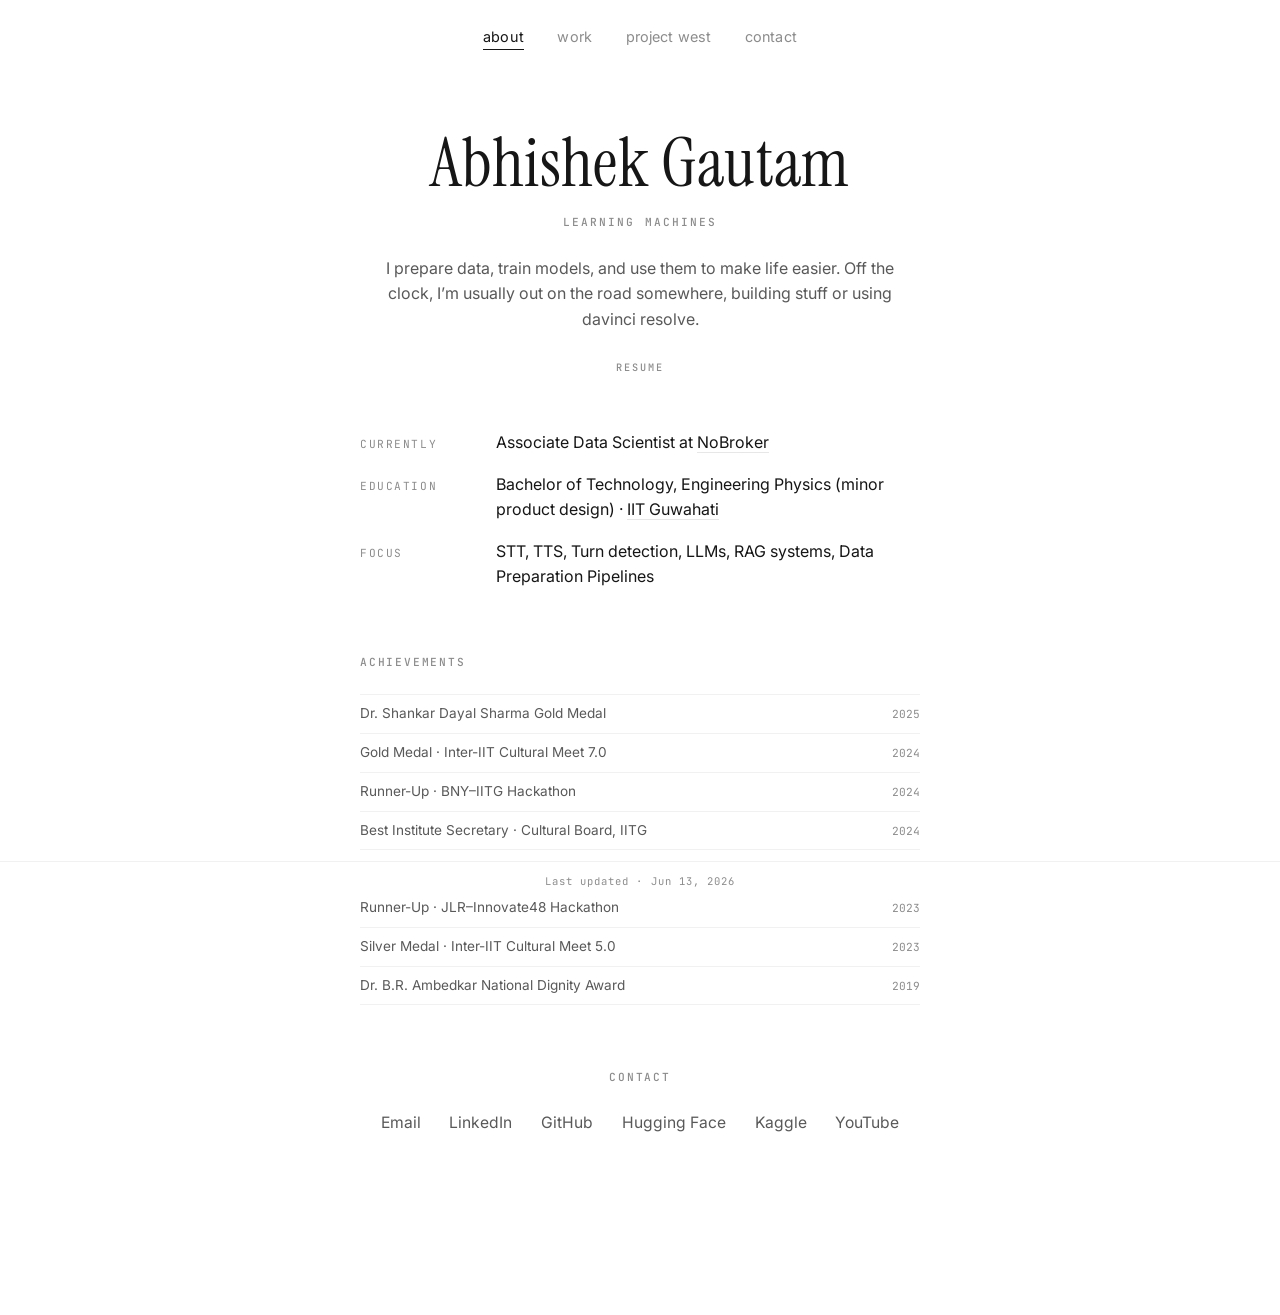
<file: index.html>
<!DOCTYPE html>
<html lang="en">

<head>
  <meta charset="UTF-8" />
  <meta name="viewport" content="width=device-width, initial-scale=1.0" />
  <title>Abhishek Gautam</title>
  <link rel="stylesheet" href="style.css?v=6" />
  <link rel="preconnect" href="https://fonts.googleapis.com">
  <link rel="preconnect" href="https://fonts.gstatic.com" crossorigin>
  <link
    href="https://fonts.googleapis.com/css2?family=Inter:wght@400;500;600&family=Instrument+Serif&family=JetBrains+Mono:wght@400;500&display=swap"
    rel="stylesheet">
</head>

<body>
  <nav class="nav">
    <ul class="tabs">
      <li><a href="index.html" class="tab is-active" data-tab="about">about</a></li>
      <li><a href="work.html" class="tab">work</a></li>
      <li><a href="project-west.html" class="tab">project west</a></li>
      <li><a href="#contact" class="tab" data-tab="contact">contact</a></li>
    </ul>
  </nav>

  <main class="wrap">
    <header class="hero">
      <h1 class="name">Abhishek Gautam</h1>
      <p class="tagline">learning machines</p>
      <p class="bio">I prepare data, train models, and use them to make life easier. Off the
        clock, I&rsquo;m usually out on the road somewhere, building stuff or using davinci resolve.</p>
      <p class="resume"><a href="resume.pdf" target="_blank" rel="noopener">Resume</a></p>
    </header>

    <section class="facts">
      <div class="fact">
        <span class="fact-key">Currently</span>
        <span class="fact-val">Associate Data Scientist at <a href="https://www.nobroker.in/" target="_blank"
            rel="noopener">NoBroker</a></span>
      </div>
      <div class="fact">
        <span class="fact-key">Education</span>
        <span class="fact-val">Bachelor of Technology, Engineering Physics (minor product design) &middot; <a
            href="https://iitg.ac.in/" target="_blank" rel="noopener">IIT Guwahati</a></span>
      </div>
      <div class="fact">
        <span class="fact-key">Focus</span>
        <span class="fact-val">STT, TTS, Turn detection, LLMs, RAG systems, Data Preparation Pipelines </span>
      </div>
    </section>

    <section class="section" id="achievements">
      <p class="eyebrow">Achievements</p>
      <div class="awards">
        <div class="award"><span class="award-name">Dr. Shankar Dayal Sharma Gold Medal</span><span
            class="award-year">2025</span></div>
        <div class="award"><span class="award-name">Gold Medal &middot; Inter-IIT Cultural Meet 7.0</span><span
            class="award-year">2024</span></div>
        <div class="award"><span class="award-name">Runner-Up &middot; BNY&ndash;IITG Hackathon</span><span
            class="award-year">2024</span></div>
        <div class="award"><span class="award-name">Best Institute Secretary &middot; Cultural Board, IITG</span><span
            class="award-year">2024</span></div>
        <div class="award"><span class="award-name">Gold Medal &middot; Inter-IIT Cultural Meet 6.0</span><span
            class="award-year">2023</span></div>
        <div class="award"><span class="award-name">Runner-Up &middot; JLR&ndash;Innovate48 Hackathon</span><span
            class="award-year">2023</span></div>
        <div class="award"><span class="award-name">Silver Medal &middot; Inter-IIT Cultural Meet 5.0</span><span
            class="award-year">2023</span></div>
        <div class="award"><span class="award-name">Dr. B.R. Ambedkar National Dignity Award</span><span
            class="award-year">2019</span></div>
      </div>
    </section>

    <section class="section section--center" id="contact">
      <p class="eyebrow">Contact</p>
      <div class="links">
        <a class="link" href="mailto:abhishek.gautam.iitg@gmail.com">Email</a>
        <a class="link" href="https://www.linkedin.com/in/abhishek-gautam25/" target="_blank"
          rel="noopener">LinkedIn</a>
        <a class="link" href="https://github.com/ABHISHEKgauti25" target="_blank" rel="noopener">GitHub</a>
        <a class="link" href="https://huggingface.co/abhishekgautamm" target="_blank" rel="noopener">Hugging Face</a>
        <a class="link" href="https://www.kaggle.com/abhishekgautam12" target="_blank" rel="noopener">Kaggle</a>
        <a class="link" href="https://www.youtube.com/@abhishekgautam25" target="_blank" rel="noopener">YouTube</a>
      </div>
    </section>
  </main>

  <!-- Update this date whenever you push changes -->
  <footer class="footer">Last updated &middot; Jun 13, 2026</footer>

  <script>
    // Slide the active tab between "about" and "contact" as the page scrolls.
    (function () {
      var about = document.querySelector('[data-tab="about"]');
      var contact = document.querySelector('[data-tab="contact"]');
      var target = document.getElementById('contact');
      if (!about || !contact || !target || !('IntersectionObserver' in window)) return;
      var io = new IntersectionObserver(function (entries) {
        entries.forEach(function (e) {
          if (e.isIntersecting) { about.classList.remove('is-active'); contact.classList.add('is-active'); }
          else { contact.classList.remove('is-active'); about.classList.add('is-active'); }
        });
      }, { threshold: 0.45 });
      io.observe(target);
    })();
  </script>
</body>

</html>
</file>
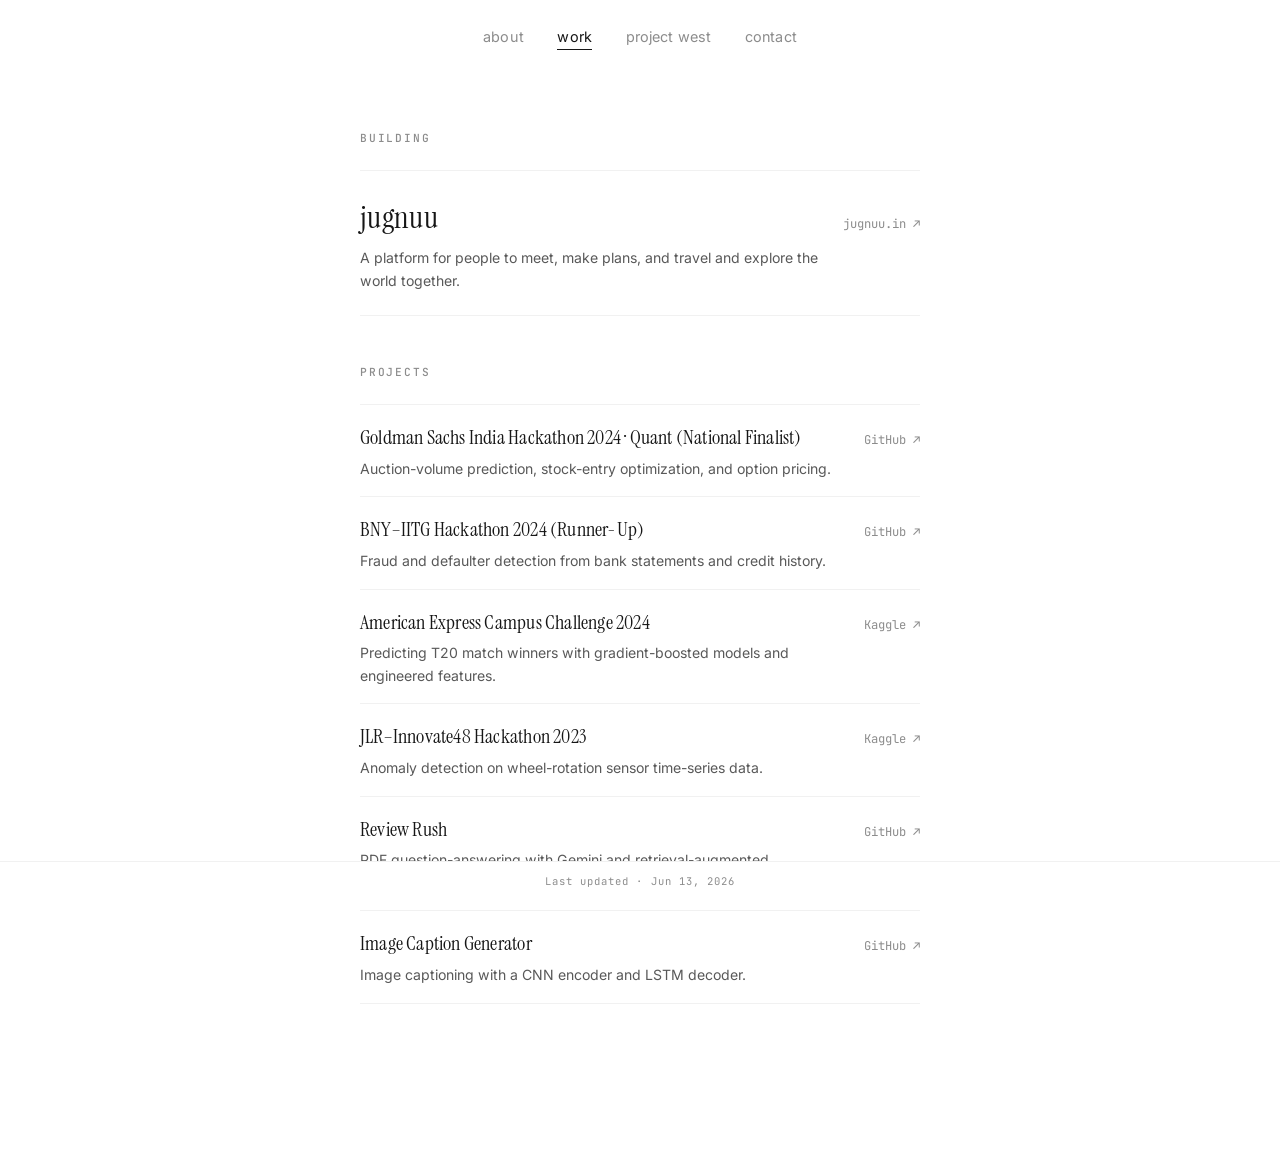
<file: work.html>
<!DOCTYPE html>
<html lang="en">

<head>
    <meta charset="UTF-8" />
    <meta name="viewport" content="width=device-width, initial-scale=1.0" />
    <title>Work &middot; Abhishek Gautam</title>
    <link rel="stylesheet" href="style.css?v=6" />
    <link rel="preconnect" href="https://fonts.googleapis.com">
    <link rel="preconnect" href="https://fonts.gstatic.com" crossorigin>
    <link
        href="https://fonts.googleapis.com/css2?family=Inter:wght@400;500;600&family=Instrument+Serif&family=JetBrains+Mono:wght@400;500&display=swap"
        rel="stylesheet">
</head>

<body>
    <nav class="nav">
        <ul class="tabs">
            <li><a href="index.html" class="tab">about</a></li>
            <li><a href="work.html" class="tab is-active">work</a></li>
            <li><a href="project-west.html" class="tab">project west</a></li>
            <li><a href="index.html#contact" class="tab">contact</a></li>
        </ul>
    </nav>

    <main class="wrap">

        <!-- BUILDING ------------------------------------------------ -->
        <section class="group">
            <p class="eyebrow">Building</p>
            <ul class="items">
                <li class="item item--lead">
                    <div class="item-main">
                        <h3 class="item-title">jugnuu</h3>
                        <p class="item-desc">A platform for people to meet, make plans, and travel and explore the world
                            together.</p>
                    </div>
                    <a class="item-link" href="https://www.jugnuu.in" target="_blank" rel="noopener">jugnuu.in
                        &#8599;</a>
                </li>
            </ul>
        </section>

        <!-- PROJECTS ------------------------------------------------ -->
        <section class="group">
            <p class="eyebrow">Projects</p>
            <ul class="items">
                <li class="item">
                    <div class="item-main">
                        <h3 class="item-title">Goldman Sachs India Hackathon 2024 &middot; Quant (National Finalist)
                        </h3>
                        <p class="item-desc">Auction-volume prediction, stock-entry optimization, and option pricing.
                        </p>
                    </div>
                    <a class="item-link" href="https://github.com/ABHISHEKgauti25/GoldmanSachsIndiaHackathon"
                        target="_blank" rel="noopener">GitHub &#8599;</a>
                </li>
                <li class="item">
                    <div class="item-main">
                        <h3 class="item-title">BNY&ndash;IITG Hackathon 2024 (Runner-Up)</h3>
                        <p class="item-desc">Fraud and defaulter detection from bank statements and credit history.</p>
                    </div>
                    <a class="item-link" href="https://github.com/Haribhajank/BNY-Hackathon" target="_blank"
                        rel="noopener">GitHub &#8599;</a>
                </li>
                <li class="item">
                    <div class="item-main">
                        <h3 class="item-title">American Express Campus Challenge 2024</h3>
                        <p class="item-desc">Predicting T20 match winners with gradient-boosted models and engineered
                            features.</p>
                    </div>
                    <a class="item-link"
                        href="https://www.kaggle.com/datasets/abhishekgautam12/american-express-campus-super-bowl-challenge-2024"
                        target="_blank" rel="noopener">Kaggle &#8599;</a>
                </li>
                <li class="item">
                    <div class="item-main">
                        <h3 class="item-title">JLR&ndash;Innovate48 Hackathon 2023</h3>
                        <p class="item-desc">Anomaly detection on wheel-rotation sensor time-series data.</p>
                    </div>
                    <a class="item-link" href="https://www.kaggle.com/code/abhishekgautam12/jlr-ps3" target="_blank"
                        rel="noopener">Kaggle &#8599;</a>
                </li>
                <li class="item">
                    <div class="item-main">
                        <h3 class="item-title">Review Rush</h3>
                        <p class="item-desc">PDF question-answering with Gemini and retrieval-augmented generation.</p>
                    </div>
                    <a class="item-link" href="https://github.com/ABHISHEKgauti25/ReviewRush" target="_blank"
                        rel="noopener">GitHub &#8599;</a>
                </li>
                <li class="item">
                    <div class="item-main">
                        <h3 class="item-title">Image Caption Generator</h3>
                        <p class="item-desc">Image captioning with a CNN encoder and LSTM decoder.</p>
                    </div>
                    <a class="item-link" href="https://github.com/ABHISHEKgauti25/ImageCaptionGenerator" target="_blank"
                        rel="noopener">GitHub &#8599;</a>
                </li>
            </ul>
        </section>

        <!-- ===========================================================
         TO ADD A NEW CATEGORY (Research / Models / Papers / Open Source)
         copy this block, change the eyebrow label, and add <li> items:

    <section class="group">
      <p class="eyebrow">Research</p>
      <ul class="items">
        <li class="item">
          <div class="item-main">
            <h3 class="item-title">Title</h3>
            <p class="item-desc">One-line description.</p>
          </div>
          <a class="item-link" href="#" target="_blank" rel="noopener">Link &#8599;</a>
        </li>
      </ul>
    </section>
    =========================================================== -->

    </main>

    <footer class="footer">Last updated &middot; Jun 13, 2026</footer>
</body>

</html>
</file>
<file: style.css>
/* =========================================================
   Abhishek Gautam — portfolio
   Monochrome · minimal · editorial
   Palette: white / black / grey (Project West adds a dark red accent)
   ========================================================= */

:root {
  /* palette — monochrome */
  --paper: #ffffff;
  --ink: #161616;
  /* primary text */
  --ink-2: #595959;
  /* secondary grey */
  --ink-3: #8c8c8c;
  /* muted grey */
  --line: #e7e7e7;
  /* hairline */
  --line-soft: #f1f1f1;
  /* faint hairline */
  --field: #f3f3f3;
  /* photo placeholder grey */

  /* accent: default = ink; Project West overrides to dark red */
  --accent: #161616;
  --rust: #7a2e2e;
  /* dark, low-strain red */

  /* type */
  --serif: "Instrument Serif", Georgia, serif;
  --sans: "Inter", -apple-system, BlinkMacSystemFont, "Segoe UI", sans-serif;
  --mono: "JetBrains Mono", ui-monospace, SFMono-Regular, Menlo, monospace;

  /* motion */
  --ease-out: cubic-bezier(.23, 1, .32, 1);

  /* layout */
  --measure: 38rem;
  /* reading column */
  --wide: 62rem;
  /* collage column */
  --pad: 1.5rem;
}

/* Project West scope — warm sunlit background + dark red accent */
.theme-west {
  --paper: #f7f3ec;
  /* warm ivory */
  --field: #ece4d7;
  /* warm placeholder grey */
  --line: #e2d9c9;
  --line-soft: #e9e1d3;
  --accent: var(--rust);
}

* {
  box-sizing: border-box;
}

html {
  -webkit-text-size-adjust: 100%;
  scroll-behavior: smooth;
}

body {
  margin: 0;
  background: var(--paper);
  color: var(--ink);
  font-family: var(--sans);
  font-size: 16px;
  line-height: 1.6;
  padding-bottom: 3.25rem;
  /* room for fixed footer */
  -webkit-font-smoothing: antialiased;
  -moz-osx-font-smoothing: grayscale;
}

a {
  color: inherit;
  text-decoration: none;
}

::selection {
  background: var(--accent);
  color: var(--paper);
}

/* ---------------- navigation (centered tabs) ---------------- */
/* smooth page-to-page transitions; the active underline glides between tabs */
@view-transition {
  navigation: auto;
}

::view-transition-old(root),
::view-transition-new(root) {
  animation-duration: 160ms;
}

::view-transition-group(nav-underline) {
  animation-duration: 300ms;
  animation-timing-function: var(--ease-out);
}

@media (prefers-reduced-motion: reduce) {

  ::view-transition-group(*),
  ::view-transition-old(*),
  ::view-transition-new(*) {
    animation: none !important;
  }
}

.nav {
  position: sticky;
  top: 0;
  z-index: 50;
  display: flex;
  justify-content: center;
  background: var(--paper);
  padding: 1.5rem 1rem;
}

.tabs {
  list-style: none;
  margin: 0;
  padding: 0;
  display: flex;
  gap: 2.1rem;
  flex-wrap: wrap;
  justify-content: center;
}

.tab {
  position: relative;
  font-size: .9rem;
  font-weight: 400;
  color: var(--ink-3);
  letter-spacing: .01em;
  padding-bottom: 2px;
  transition: color 180ms ease;
}

.tab::after {
  content: "";
  position: absolute;
  left: 0;
  right: 0;
  bottom: -3px;
  height: 1px;
  background: currentColor;
  transform: scaleX(0);
  transform-origin: center;
  transition: transform 220ms var(--ease-out);
}

.tab.is-active {
  color: var(--accent);
}

.tab.is-active::after {
  transform: scaleX(1);
  background: var(--accent);
  view-transition-name: nav-underline;
}

.tab:focus-visible {
  outline: 2px solid var(--accent);
  outline-offset: 5px;
  border-radius: 2px;
}

@media (hover: hover) and (pointer: fine) {
  .tab:hover {
    color: var(--accent);
  }

  .tab:hover::after {
    transform: scaleX(1);
  }
}

/* ---------------- layout shells ---------------- */
.wrap {
  max-width: var(--measure);
  margin: 0 auto;
  padding: 3.5rem var(--pad) 4rem;
}

.wrap--wide {
  max-width: var(--wide);
}

@media (prefers-reduced-motion: no-preference) {
  .wrap {
    animation: rise .55s var(--ease-out) both;
  }

  @keyframes rise {
    from {
      opacity: 0;
      transform: translateY(10px);
    }

    to {
      opacity: 1;
      transform: none;
    }
  }
}

/* ---------------- eyebrow label ---------------- */
.eyebrow {
  font-family: var(--mono);
  font-size: .7rem;
  font-weight: 500;
  letter-spacing: .16em;
  text-transform: uppercase;
  color: var(--ink-3);
  margin: 0 0 1.4rem;
}

.theme-west .eyebrow {
  color: var(--accent);
}

/* ---------------- hero / about ---------------- */
.hero {
  margin-bottom: 3.2rem;
  text-align: center;
}

.name {
  font-family: var(--serif);
  font-weight: 400;
  font-size: clamp(2.9rem, 8vw, 4.25rem);
  line-height: .98;
  letter-spacing: .005em;
  margin: 0;
}

.tagline {
  font-family: var(--mono);
  font-size: .7rem;
  font-weight: 500;
  letter-spacing: .18em;
  text-transform: uppercase;
  color: var(--ink-3);
  margin: 1.1rem 0 0;
}

.bio {
  max-width: 33rem;
  margin: 1.5rem auto 0;
  font-size: 1rem;
  line-height: 1.6;
  color: var(--ink-2);
}

.resume {
  text-align: center;
  margin: 1.3rem 0 0;
}

.resume a {
  font-family: var(--mono);
  font-size: .64rem;
  font-weight: 500;
  letter-spacing: .2em;
  text-transform: uppercase;
  color: var(--ink-3);
  border-bottom: 1px solid transparent;
  padding-bottom: 1px;
  transition: color 180ms ease, border-color 180ms ease;
}

.resume a:hover {
  color: var(--accent);
  border-color: var(--accent);
}

.facts {
  display: flex;
  flex-direction: column;
  gap: 1rem;
  margin-bottom: 4rem;
}

.fact {
  display: grid;
  grid-template-columns: 7.5rem 1fr;
  gap: 1rem;
  align-items: baseline;
}

.fact-key {
  font-family: var(--mono);
  font-size: .7rem;
  letter-spacing: .14em;
  text-transform: uppercase;
  color: var(--ink-3);
  padding-top: .15rem;
}

.fact-val {
  font-size: 1rem;
  color: var(--ink);
}

.fact-val a {
  border-bottom: 1px solid var(--line);
  transition: border-color 180ms ease, color 180ms ease;
}

.fact-val a:hover {
  border-color: var(--accent);
  color: var(--accent);
}

/* ---------------- section heading ---------------- */
.section {
  margin-bottom: 4rem;
}

.section--center {
  text-align: center;
}

.section--center .links {
  justify-content: center;
}

/* ---------------- achievements ---------------- */
.awards {
  display: flex;
  flex-direction: column;
}

.award {
  display: flex;
  justify-content: space-between;
  align-items: baseline;
  gap: 1.5rem;
  padding: .5rem 0;
  border-top: 1px solid var(--line-soft);
}

.award:last-child {
  border-bottom: 1px solid var(--line-soft);
}

.award-name {
  font-size: .85rem;
  color: var(--ink-2);
}

.award-year {
  font-family: var(--mono);
  font-size: .7rem;
  color: var(--ink-3);
  flex-shrink: 0;
}

/* ---------------- contact links ---------------- */
.links {
  display: flex;
  flex-wrap: wrap;
  gap: 1.3rem 1.8rem;
}

.link {
  position: relative;
  font-size: .98rem;
  color: var(--ink-2);
  transition: color 180ms ease;
}

.link::after {
  content: "";
  position: absolute;
  left: 0;
  right: 0;
  bottom: -2px;
  height: 1px;
  background: currentColor;
  transform: scaleX(0);
  transform-origin: left;
  transition: transform 200ms var(--ease-out);
}

@media (hover: hover) {
  .link:hover {
    color: var(--accent);
  }

  .link:hover::after {
    transform: scaleX(1);
  }
}

/* ---------------- work ---------------- */
.group {
  margin-bottom: 3rem;
}

.items {
  list-style: none;
  margin: 0;
  padding: 0;
}

.item {
  display: flex;
  justify-content: space-between;
  align-items: baseline;
  gap: 1.5rem;
  padding: 1rem 0;
  border-top: 1px solid var(--line-soft);
}

.items .item:last-child {
  border-bottom: 1px solid var(--line-soft);
}

.item-title {
  font-family: var(--serif);
  font-size: 1.28rem;
  font-weight: 400;
  letter-spacing: .01em;
  margin: 0 0 .25rem;
}

.item-desc {
  font-size: .88rem;
  color: var(--ink-2);
  margin: 0;
  max-width: 34rem;
}

.item-link {
  font-family: var(--mono);
  font-size: .76rem;
  color: var(--ink-3);
  flex-shrink: 0;
  white-space: nowrap;
  transition: color 180ms ease;
}

@media (hover: hover) {
  .item-link:hover {
    color: var(--accent);
  }
}

/* flagship item (jugnuu) */
.item--lead {
  padding: 1.4rem 0;
}

.item--lead .item-title {
  font-family: var(--serif);
  font-weight: 400;
  font-size: 1.95rem;
  margin-bottom: .25rem;
}

/* ---------------- project west ---------------- */
.west-title {
  font-family: var(--serif);
  font-weight: 400;
  font-size: clamp(2.4rem, 7vw, 3.4rem);
  line-height: 1;
  margin: 0 0 1.8rem;
}

.west-hero {
  margin-bottom: 1rem;
}

.west-intro p {
  font-family: var(--serif);
  font-weight: 400;
  font-size: 1.4rem;
  line-height: 1.5;
  color: var(--ink);
  margin: 0 0 1.8rem;
}

.insta {
  font-family: var(--mono);
  font-size: .82rem;
  color: var(--accent);
}

/* field log (right column) */
.west-log {
  justify-self: end;
  max-width: 14rem;
  display: flex;
  flex-direction: column;
  gap: 1.2rem;
  padding-top: .5rem;
}

.log-k {
  display: block;
  margin-bottom: .25rem;
  font-family: var(--mono);
  font-size: .63rem;
  font-weight: 500;
  letter-spacing: .15em;
  text-transform: uppercase;
  color: var(--accent);
}

.log-v {
  font-size: .92rem;
  color: var(--ink);
}

/* collage */
.collage {
  margin-top: 3.5rem;
  display: grid;
  grid-template-columns: repeat(4, 1fr);
  grid-auto-rows: 9rem;
  grid-auto-flow: dense;
  gap: .6rem;
}

.frame {
  position: relative;
  overflow: hidden;
  background: var(--field);
  grid-column: span 1;
  grid-row: span 1;
}

.frame.big {
  grid-column: span 2;
  grid-row: span 2;
}

.frame.tall {
  grid-row: span 2;
}

.frame.wide {
  grid-column: span 2;
}

.frame .ph {
  position: absolute;
  inset: 0;
  z-index: 0;
  display: flex;
  align-items: center;
  justify-content: center;
  font-family: var(--mono);
  font-size: .66rem;
  letter-spacing: .14em;
  text-transform: uppercase;
  color: var(--ink-3);
}

.frame.has-image .ph {
  opacity: 0;
}

.frame img {
  position: absolute;
  inset: 0;
  width: 100%;
  height: 100%;
  object-fit: cover;
  filter: grayscale(100%);
  z-index: 1;
  transition: transform 500ms var(--ease-out), filter 450ms ease;
}

.frame.is-empty img {
  display: none;
}

/* legibility scrim — only over real photos */
.frame::after {
  content: "";
  position: absolute;
  inset: 0;
  z-index: 2;
  pointer-events: none;
  background: linear-gradient(to top, rgba(20, 12, 8, .5), rgba(20, 12, 8, 0) 55%);
  opacity: 0;
  transition: opacity 280ms ease;
}

.frame figcaption {
  position: absolute;
  left: 1rem;
  right: 1rem;
  bottom: .85rem;
  z-index: 3;
  font-family: var(--serif);
  font-style: italic;
  font-weight: 400;
  font-size: 1.2rem;
  line-height: 1.05;
  color: #fff;
  opacity: 0;
  transform: translateY(6px);
  pointer-events: none;
  transition: opacity 280ms var(--ease-out), transform 280ms var(--ease-out);
}

.frame:not(.has-image) figcaption {
  display: none;
}

@media (hover: hover) {
  .frame.has-image:hover img {
    transform: scale(1.05);
    filter: grayscale(0%);
  }

  .frame.has-image:hover::after {
    opacity: 1;
  }

  .frame.has-image:hover figcaption {
    opacity: 1;
    transform: none;
  }
}

/* ---------------- footer ---------------- */
.footer {
  position: fixed;
  left: 0;
  bottom: 0;
  width: 100%;
  background: var(--paper);
  border-top: 1px solid var(--line-soft);
  text-align: center;
  padding: .65rem 1rem;
  font-family: var(--mono);
  font-size: .66rem;
  letter-spacing: .1em;
  color: var(--ink-3);
  z-index: 40;
}

/* ---------------- responsive ---------------- */
@media (max-width: 680px) {
  .fact {
    grid-template-columns: 1fr;
    gap: .15rem;
  }

  .fact-key {
    padding-top: 0;
  }

  .item {
    flex-direction: column;
    gap: .55rem;
  }

  .award {
    gap: 1rem;
  }

  .west-hero {
    grid-template-columns: 1fr;
    gap: 2rem;
  }

  .west-log {
    justify-self: start;
    padding-top: 0;
  }

  .collage {
    grid-template-columns: repeat(2, 1fr);
    grid-auto-rows: 8rem;
  }

  .frame.big {
    grid-column: span 2;
    grid-row: span 2;
  }

  .frame.wide {
    grid-column: span 2;
  }
}

@media (prefers-reduced-motion: reduce) {
  html {
    scroll-behavior: auto;
  }

  *,
  *::after {
    animation: none !important;
    transition: none !important;
  }
}
</file>
